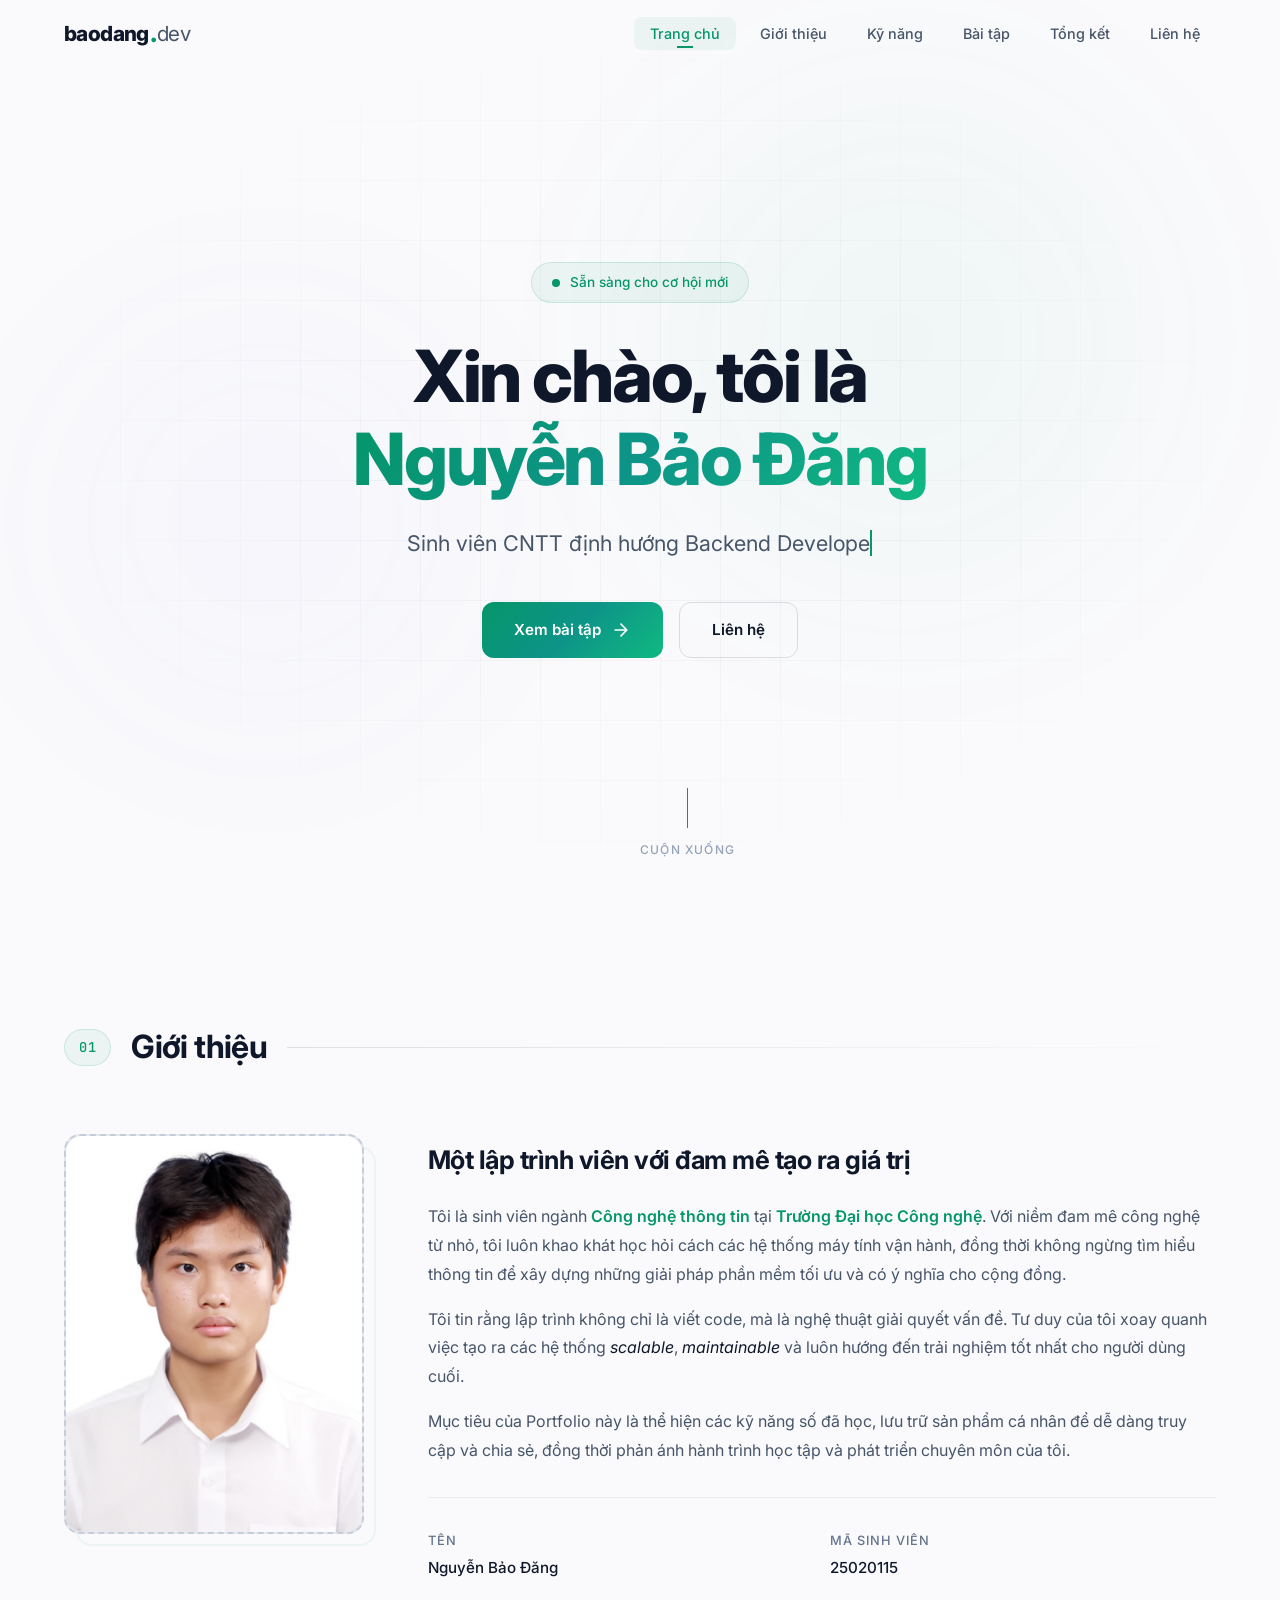
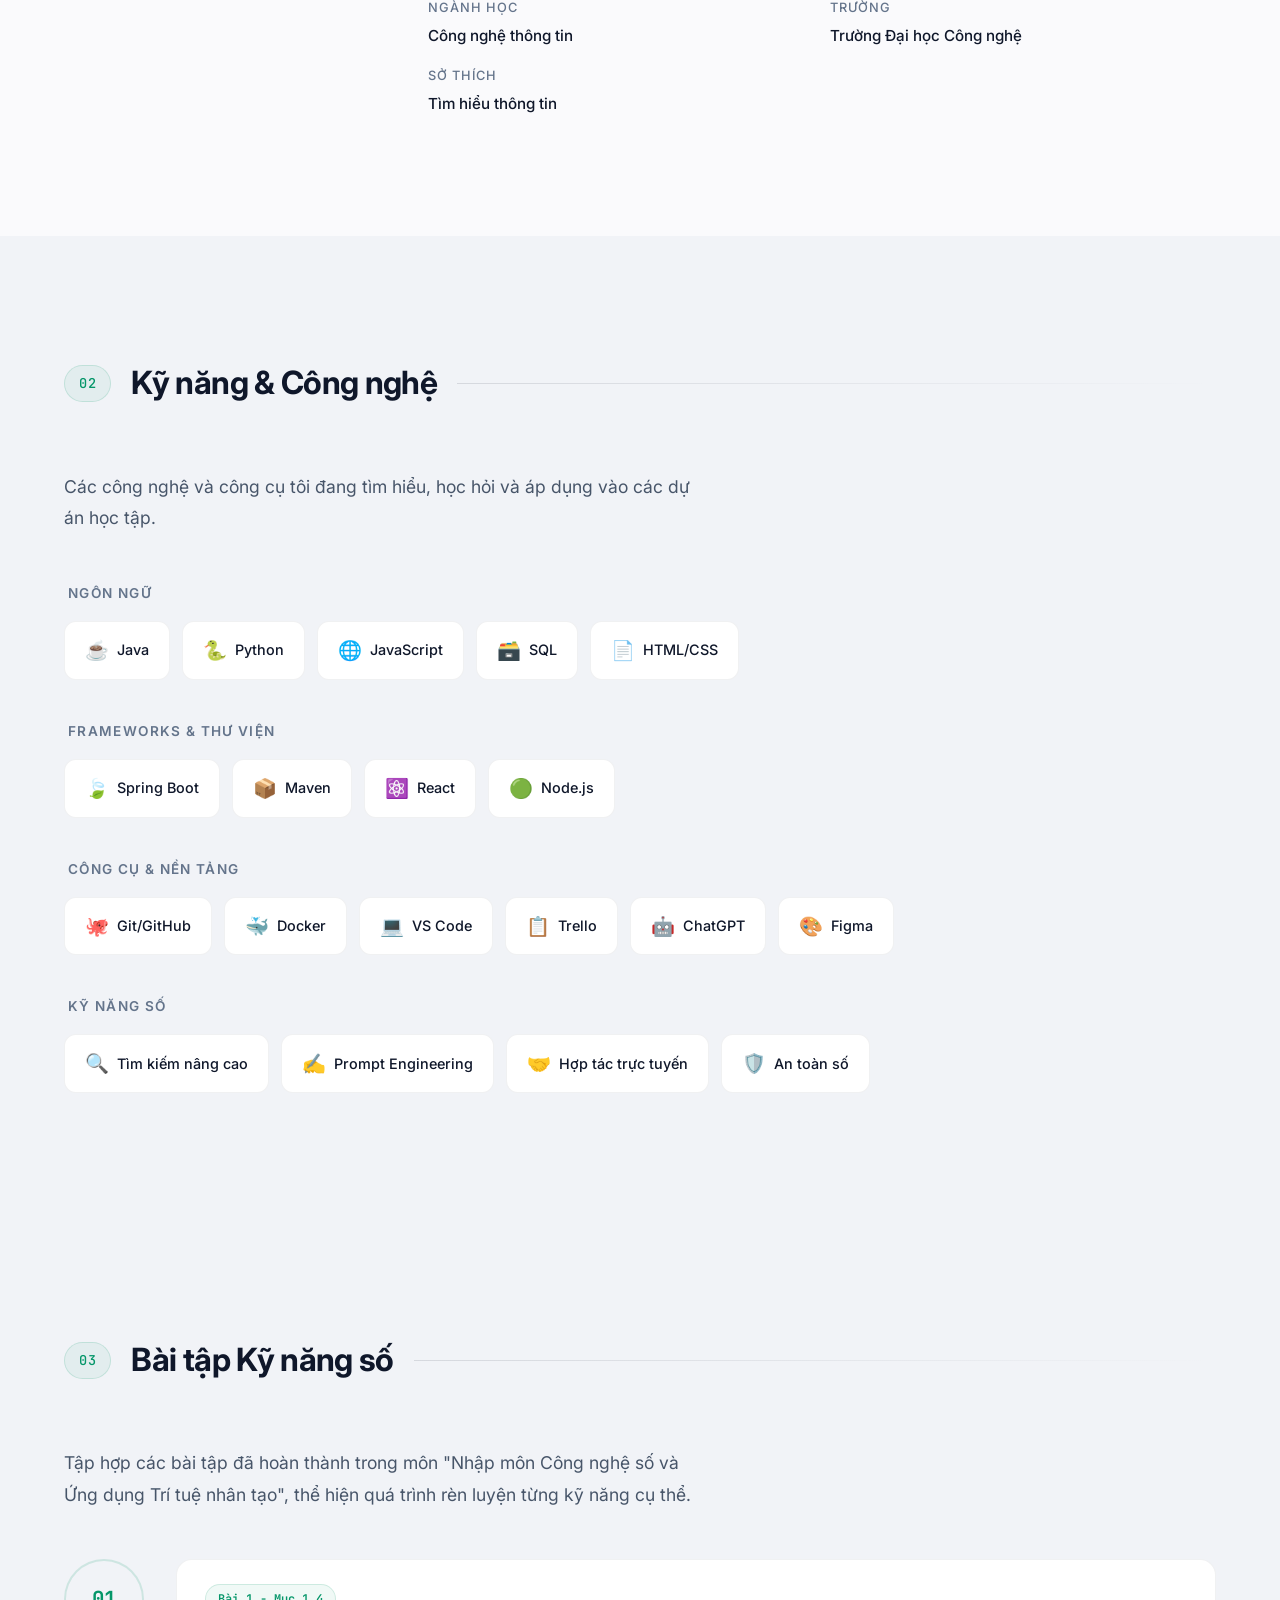
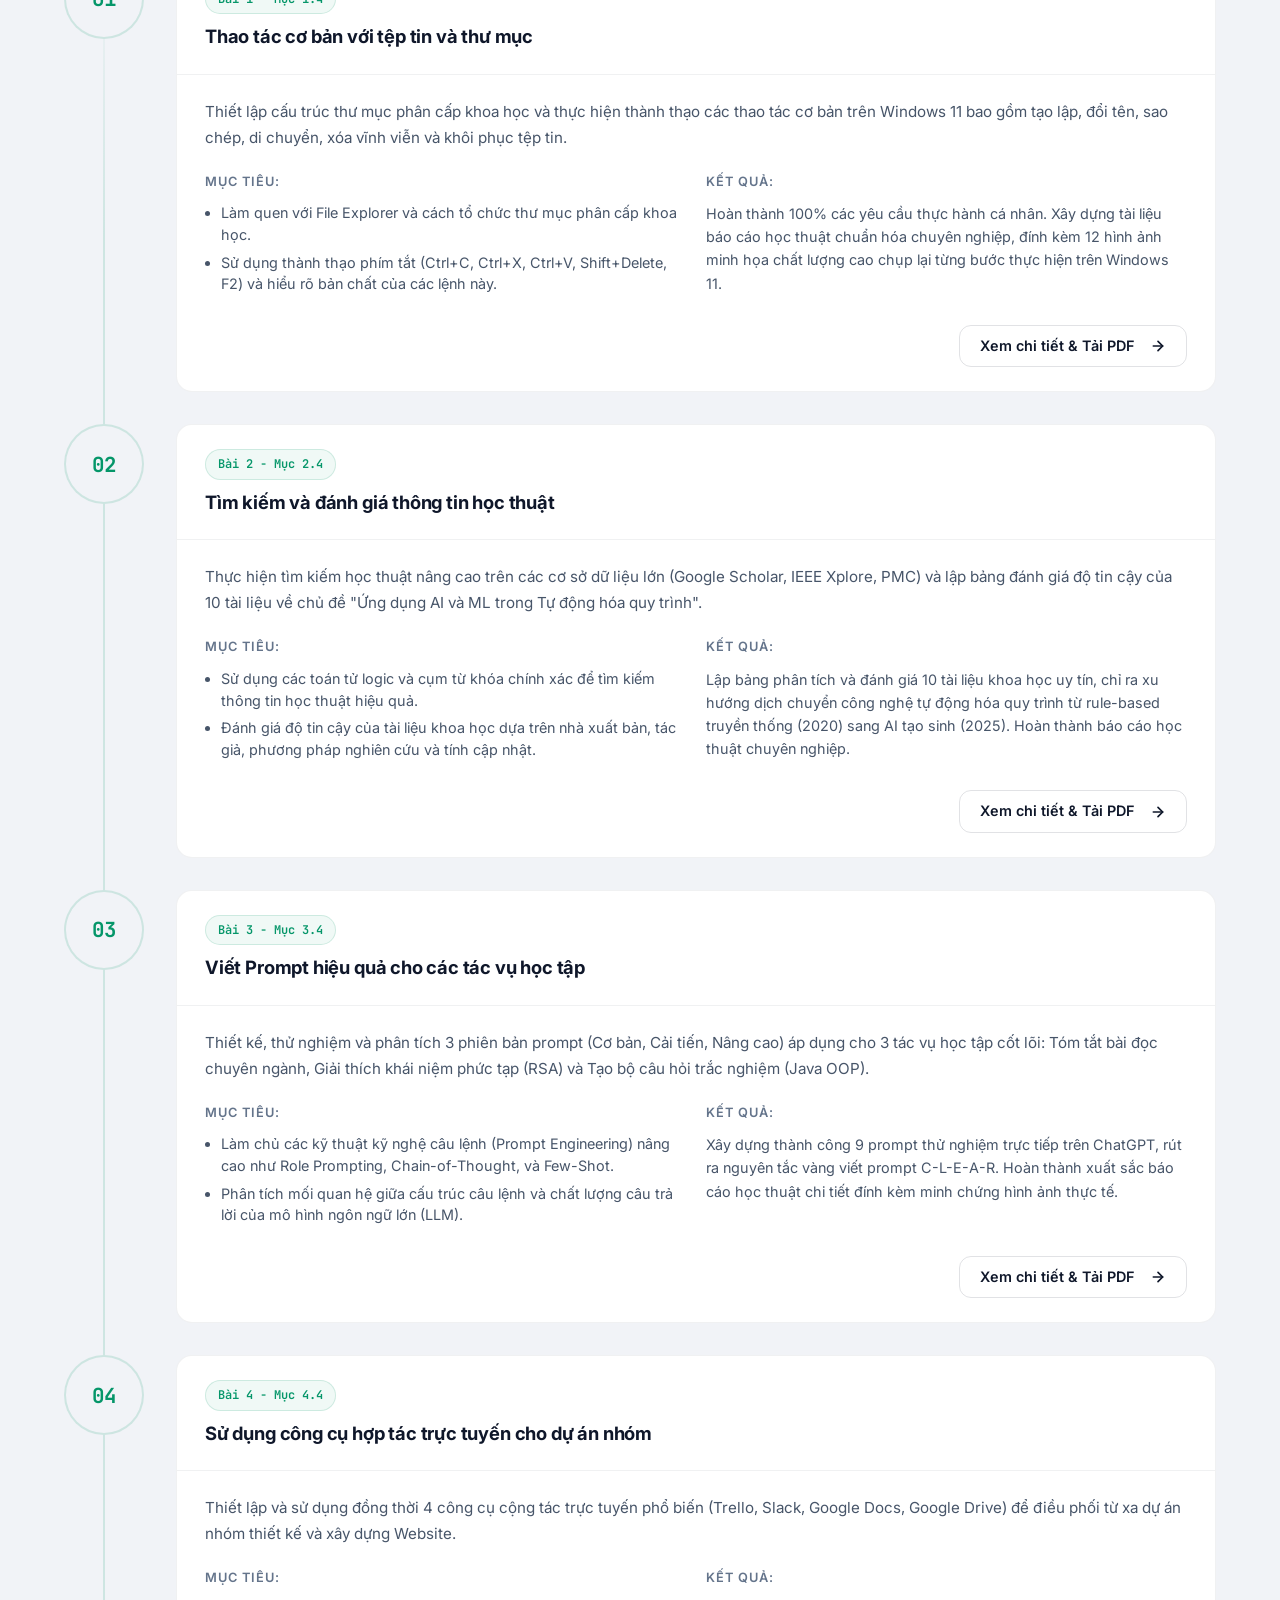
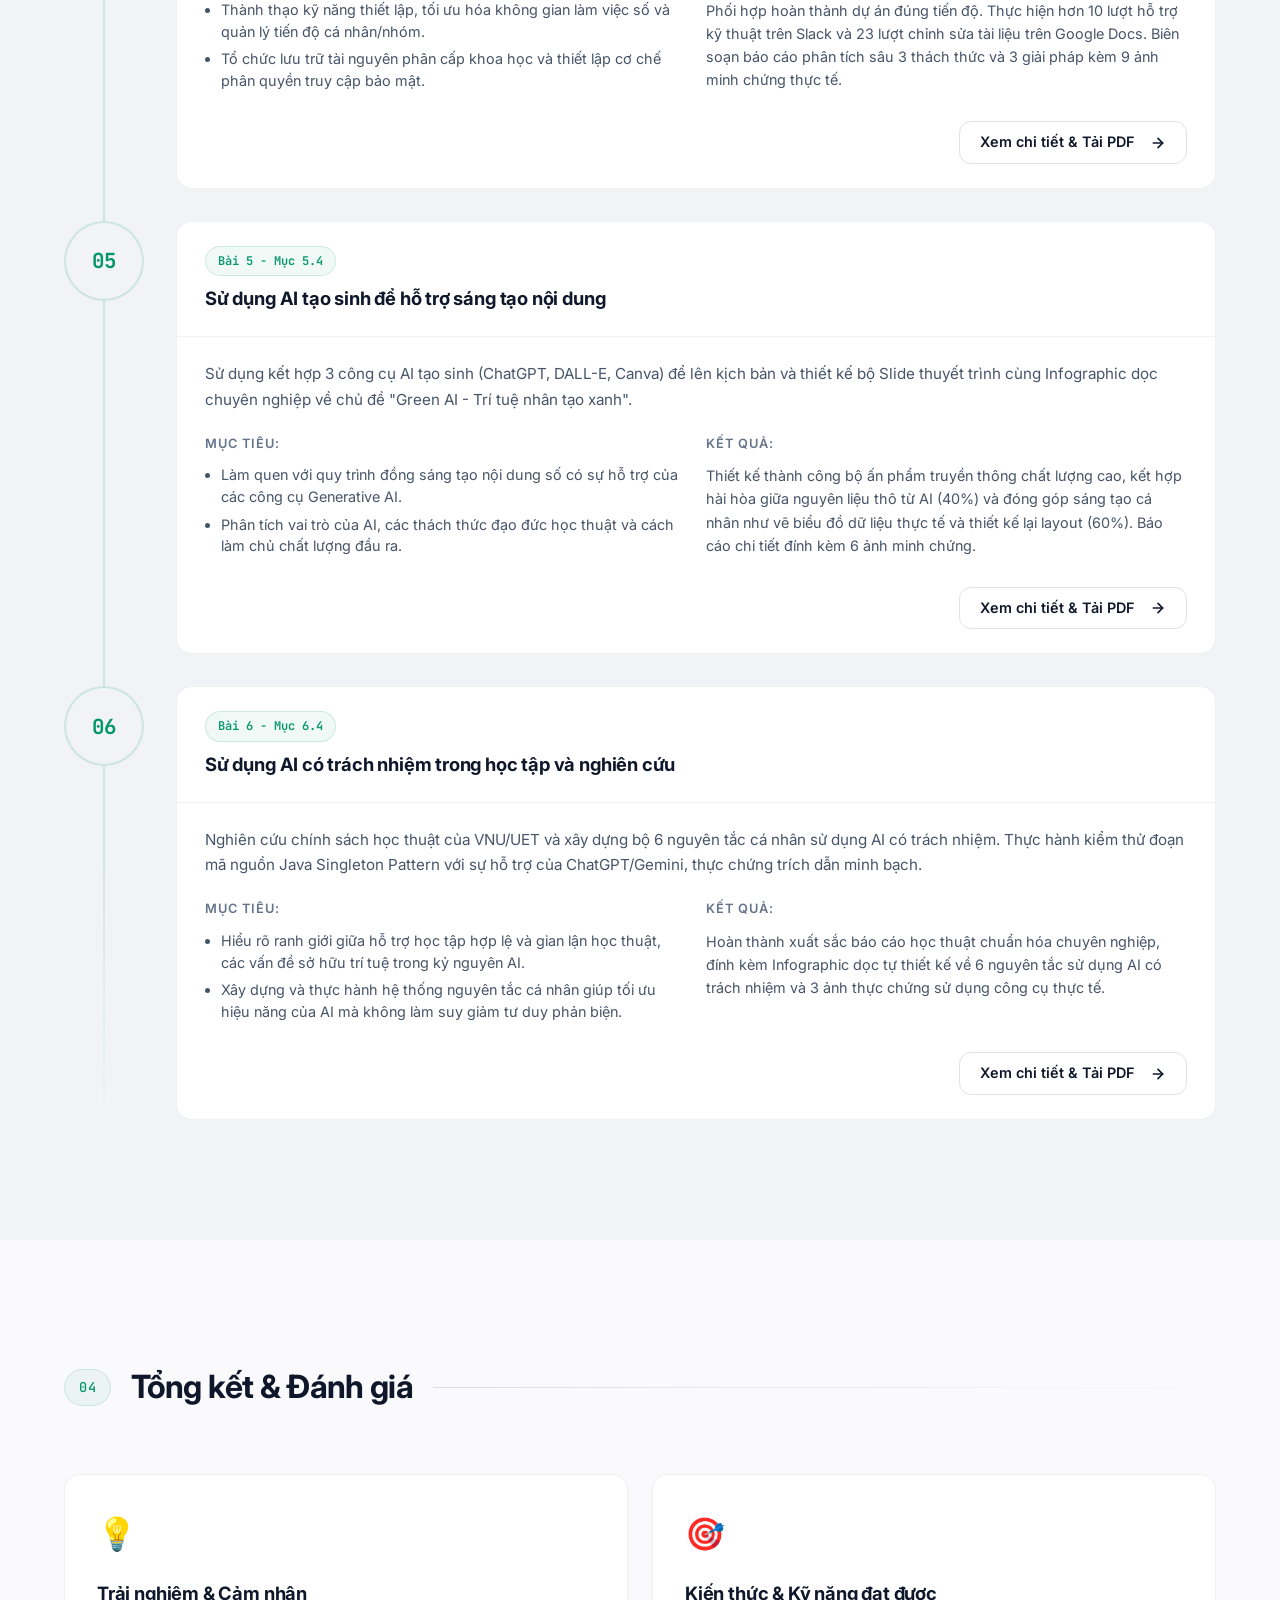
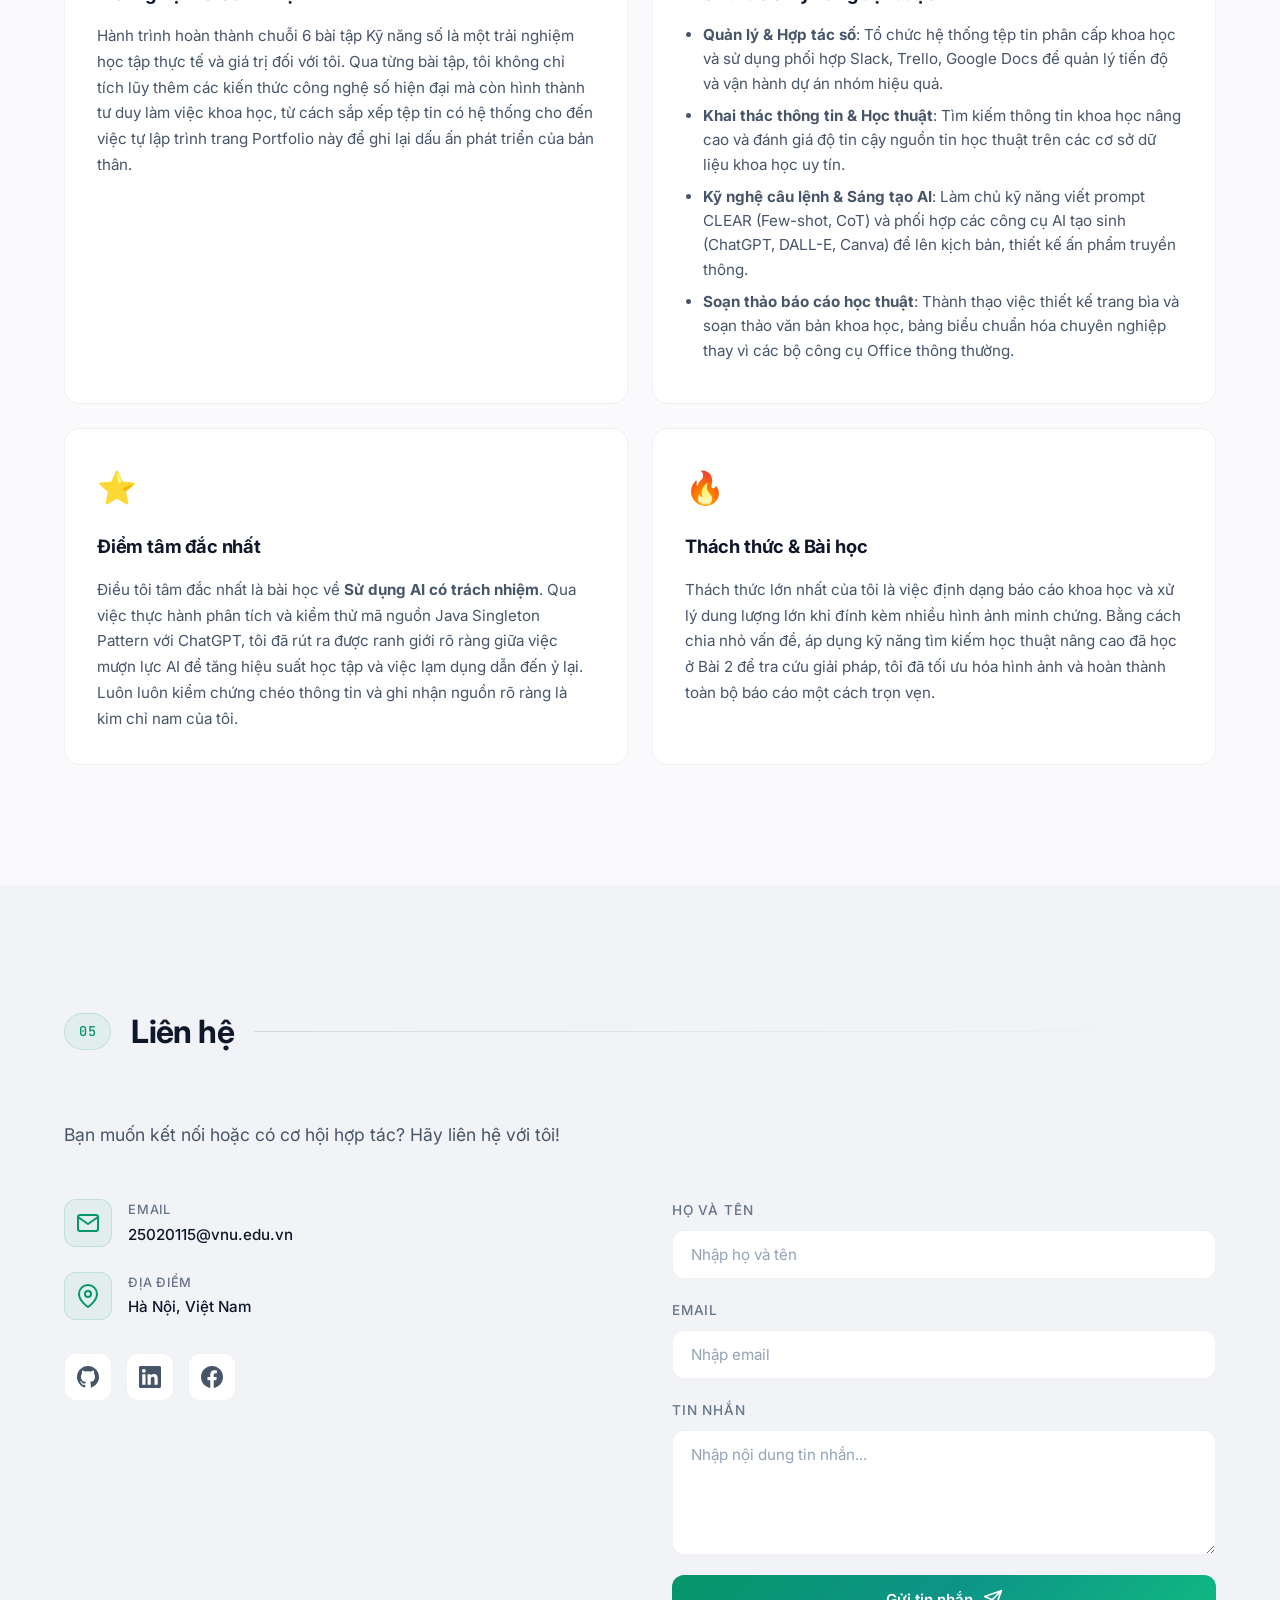
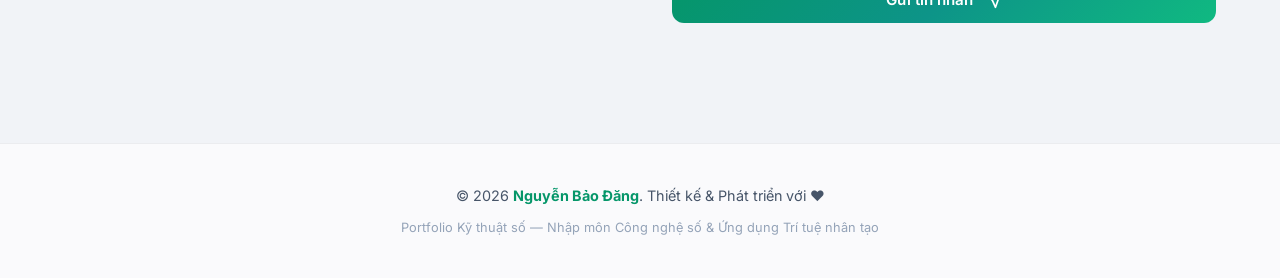
<file: index.html>
<!DOCTYPE html>
<html lang="vi">
<head>
  <meta charset="UTF-8">
  <meta name="viewport" content="width=device-width, initial-scale=1.0">
  <meta name="description" content="Portfolio cá nhân của một Kỹ sư phần mềm - Giới thiệu kỹ năng, dự án và hành trình phát triển chuyên môn.">
  <title>Portfolio | Kỹ sư Phần mềm</title>

  <!-- Google Fonts -->
  <link rel="preconnect" href="https://fonts.googleapis.com">
  <link rel="preconnect" href="https://fonts.gstatic.com" crossorigin>
  <link href="https://fonts.googleapis.com/css2?family=Inter:wght@300;400;500;600;700;800;900&family=JetBrains+Mono:wght@400;500;600&display=swap" rel="stylesheet">

  <!-- Stylesheet -->
  <link rel="stylesheet" href="style.css">
</head>
<body>

  <!-- ==================== NAVIGATION ==================== -->
  <nav id="navbar" class="navbar">
    <div class="nav-container">
      <a href="#hero" class="nav-logo">
        <span class="logo-bold">baodang</span><span class="logo-dot">.</span><span class="logo-light">dev</span>
      </a>
      <ul class="nav-links" id="navLinks">
        <li><a href="#hero" class="nav-link active">Trang chủ</a></li>
        <li><a href="#about" class="nav-link">Giới thiệu</a></li>
        <li><a href="#techstack" class="nav-link">Kỹ năng</a></li>
        <li><a href="#assignments" class="nav-link">Bài tập</a></li>
        <li><a href="#summary" class="nav-link">Tổng kết</a></li>
        <li><a href="#contact" class="nav-link">Liên hệ</a></li>
      </ul>
      <!-- Mobile menu toggle -->
      <button class="nav-toggle" id="navToggle" aria-label="Toggle navigation">
        <span class="hamburger"></span>
      </button>
    </div>
  </nav>

  <!-- ==================== HERO SECTION ==================== -->
  <section id="hero" class="hero-section">
    <div class="hero-bg-grid"></div>
    <div class="hero-glow hero-glow--1"></div>
    <div class="hero-glow hero-glow--2"></div>

    <div class="hero-content">
      <div class="hero-badge">
        <span class="badge-dot"></span>
        <!-- ✏️ THAY ĐỔI: Trạng thái hiện tại của bạn -->
        Sẵn sàng cho cơ hội mới
      </div>

      <h1 class="hero-title">
        Xin chào, tôi là<br>
        <!-- ✏️ THAY ĐỔI: Tên của bạn -->
        <span class="hero-name">Nguyễn Bảo Đăng</span>
      </h1>

      <p class="hero-subtitle">
        <!-- ✏️ THAY ĐỔI: Dòng định vị ngắn gọn -->
        <span class="typing-text">Sinh viên CNTT định hướng Backend Developer đam mê học hỏi và lập trình hệ thống</span>
      </p>

      <div class="hero-cta">
        <a href="#assignments" class="btn btn-primary" id="ctaViewProjects">
          <span>Xem bài tập</span>
          <svg width="20" height="20" viewBox="0 0 24 24" fill="none" stroke="currentColor" stroke-width="2" stroke-linecap="round" stroke-linejoin="round">
            <path d="M5 12h14M12 5l7 7-7 7"/>
          </svg>
        </a>
        <a href="#contact" class="btn btn-outline" id="ctaContact">
          <span>Liên hệ</span>
        </a>
      </div>
    </div>

    <div class="scroll-indicator">
      <div class="scroll-line"></div>
      <span>Cuộn xuống</span>
    </div>
  </section>

  <!-- ==================== ABOUT ME SECTION ==================== -->
  <section id="about" class="section about-section">
    <div class="container">
      <div class="section-header">
        <span class="section-tag">01</span>
        <h2 class="section-title">Giới thiệu</h2>
        <div class="section-line"></div>
      </div>

      <div class="about-grid">
        <div class="about-image-wrapper">
          <div class="about-image-frame">
            <!-- ✏️ THAY ĐỔI: Ảnh đại diện của bạn (thay src) -->
            <div class="about-image-placeholder" id="aboutImage">
              <img src="images/avatar.jpg" alt="Nguyễn Bảo Đăng">
            </div>
            <div class="about-image-decoration"></div>
          </div>
        </div>

        <div class="about-content">
          <h3 class="about-heading">
            <!-- ✏️ THAY ĐỔI: Tiêu đề giới thiệu -->
            Một lập trình viên với đam mê tạo ra giá trị
          </h3>

          <div class="about-text">
            <!-- ✏️ THAY ĐỔI: Giới thiệu bản thân (2-3 đoạn) -->
            <p>
              Tôi là sinh viên ngành <strong>Công nghệ thông tin</strong> tại <strong>Trường Đại học Công nghệ</strong>. 
              Với niềm đam mê công nghệ từ nhỏ, tôi luôn khao khát học hỏi cách các hệ thống máy tính vận hành, 
              đồng thời không ngừng tìm hiểu thông tin để xây dựng những giải pháp phần mềm tối ưu và có ý nghĩa cho cộng đồng.
            </p>
            <p>
              Tôi tin rằng lập trình không chỉ là viết code, mà là nghệ thuật giải quyết vấn đề. Tư duy của tôi 
              xoay quanh việc tạo ra các hệ thống <em>scalable</em>, <em>maintainable</em> và luôn hướng đến trải 
              nghiệm tốt nhất cho người dùng cuối.
            </p>
            <p>
              Mục tiêu của Portfolio này là thể hiện các kỹ năng số đã học, lưu trữ sản phẩm cá nhân để dễ dàng 
              truy cập và chia sẻ, đồng thời phản ánh hành trình học tập và phát triển chuyên môn của tôi.
            </p>
          </div>

          <div class="about-info-grid">
            <div class="info-item">
              <span class="info-label">Tên</span>
              <!-- ✏️ THAY ĐỔI -->
              <span class="info-value">Nguyễn Bảo Đăng</span>
            </div>
            <div class="info-item">
              <span class="info-label">Mã sinh viên</span>
              <span class="info-value">25020115</span>
            </div>
            <div class="info-item">
              <span class="info-label">Ngành học</span>
              <!-- ✏️ THAY ĐỔI -->
              <span class="info-value">Công nghệ thông tin</span>
            </div>
            <div class="info-item">
              <span class="info-label">Trường</span>
              <!-- ✏️ THAY ĐỔI -->
              <span class="info-value">Trường Đại học Công nghệ</span>
            </div>
            <div class="info-item">
              <span class="info-label">Sở thích</span>
              <!-- ✏️ THAY ĐỔI -->
              <span class="info-value">Tìm hiểu thông tin</span>
            </div>
          </div>
        </div>
      </div>
    </div>
  </section>

  <!-- ==================== TECH STACK SECTION ==================== -->
  <section id="techstack" class="section techstack-section">
    <div class="container">
      <div class="section-header">
        <span class="section-tag">02</span>
        <h2 class="section-title">Kỹ năng & Công nghệ</h2>
        <div class="section-line"></div>
      </div>

      <p class="section-description">
        <!-- ✏️ THAY ĐỔI: Mô tả về tech stack -->
        Các công nghệ và công cụ tôi đang tìm hiểu, học hỏi và áp dụng vào các dự án học tập.
      </p>

      <div class="tech-grid">
        <!-- ✏️ THAY ĐỔI: Thêm/xóa/sửa các tech tag bên dưới -->

        <!-- Ngôn ngữ lập trình -->
        <div class="tech-category">
          <h3 class="tech-category-title">Ngôn ngữ</h3>
          <div class="tech-tags">
            <div class="tech-tag" data-tooltip="Ngôn ngữ chính">
              <span class="tech-icon">☕</span>
              <span>Java</span>
            </div>
            <div class="tech-tag" data-tooltip="Scripting & AI">
              <span class="tech-icon">🐍</span>
              <span>Python</span>
            </div>
            <div class="tech-tag" data-tooltip="Web Frontend">
              <span class="tech-icon">🌐</span>
              <span>JavaScript</span>
            </div>
            <div class="tech-tag" data-tooltip="Database">
              <span class="tech-icon">🗃️</span>
              <span>SQL</span>
            </div>
            <div class="tech-tag" data-tooltip="Markup">
              <span class="tech-icon">📄</span>
              <span>HTML/CSS</span>
            </div>
          </div>
        </div>

        <!-- Frameworks -->
        <div class="tech-category">
          <h3 class="tech-category-title">Frameworks & Thư viện</h3>
          <div class="tech-tags">
            <div class="tech-tag">
              <span class="tech-icon">🍃</span>
              <span>Spring Boot</span>
            </div>
            <div class="tech-tag">
              <span class="tech-icon">📦</span>
              <span>Maven</span>
            </div>
            <div class="tech-tag">
              <span class="tech-icon">⚛️</span>
              <span>React</span>
            </div>
            <div class="tech-tag">
              <span class="tech-icon">🟢</span>
              <span>Node.js</span>
            </div>
          </div>
        </div>

        <!-- Tools -->
        <div class="tech-category">
          <h3 class="tech-category-title">Công cụ & Nền tảng</h3>
          <div class="tech-tags">
            <div class="tech-tag">
              <span class="tech-icon">🐙</span>
              <span>Git/GitHub</span>
            </div>
            <div class="tech-tag">
              <span class="tech-icon">🐳</span>
              <span>Docker</span>
            </div>
            <div class="tech-tag">
              <span class="tech-icon">💻</span>
              <span>VS Code</span>
            </div>
            <div class="tech-tag">
              <span class="tech-icon">📋</span>
              <span>Trello</span>
            </div>
            <div class="tech-tag">
              <span class="tech-icon">🤖</span>
              <span>ChatGPT</span>
            </div>
            <div class="tech-tag">
              <span class="tech-icon">🎨</span>
              <span>Figma</span>
            </div>
          </div>
        </div>

        <!-- Kỹ năng số -->
        <div class="tech-category">
          <h3 class="tech-category-title">Kỹ năng số</h3>
          <div class="tech-tags">
            <div class="tech-tag">
              <span class="tech-icon">🔍</span>
              <span>Tìm kiếm nâng cao</span>
            </div>
            <div class="tech-tag">
              <span class="tech-icon">✍️</span>
              <span>Prompt Engineering</span>
            </div>
            <div class="tech-tag">
              <span class="tech-icon">🤝</span>
              <span>Hợp tác trực tuyến</span>
            </div>
            <div class="tech-tag">
              <span class="tech-icon">🛡️</span>
              <span>An toàn số</span>
            </div>
          </div>
        </div>
      </div>
    </div>
  </section>

  <!-- ==================== ASSIGNMENTS SECTION (Bài tập môn học) ==================== -->
  <section id="assignments" class="section assignments-section">
    <div class="container">
      <div class="section-header">
        <span class="section-tag">03</span>
        <h2 class="section-title">Bài tập Kỹ năng số</h2>
        <div class="section-line"></div>
      </div>

      <p class="section-description">
        Tập hợp các bài tập đã hoàn thành trong môn "Nhập môn Công nghệ số và Ứng dụng Trí tuệ nhân tạo", 
        thể hiện quá trình rèn luyện từng kỹ năng cụ thể.
      </p>

      <div class="assignments-timeline">

        <!-- ✏️ BÀI TẬP 1: Quản lý tệp và thư mục -->
        <div class="assignment-card" id="assignment1">
          <div class="assignment-number">01</div>
          <div class="assignment-content">
            <div class="assignment-header">
              <span class="assignment-badge">Bài 1 - Mục 1.4</span>
              <h3 class="assignment-title">Thao tác cơ bản với tệp tin và thư mục</h3>
            </div>
            <div class="assignment-body">
              <p class="assignment-desc">
                Thiết lập cấu trúc thư mục phân cấp khoa học và thực hiện thành thạo các thao tác cơ bản trên Windows 11 bao gồm tạo lập, đổi tên, sao chép, di chuyển, xóa vĩnh viễn và khôi phục tệp tin.
              </p>
              <div class="assignment-details">
                <div class="assignment-objectives">
                  <h4>Mục tiêu:</h4>
                  <ul>
                    <li>Làm quen với File Explorer và cách tổ chức thư mục phân cấp khoa học.</li>
                    <li>Sử dụng thành thạo phím tắt (Ctrl+C, Ctrl+X, Ctrl+V, Shift+Delete, F2) và hiểu rõ bản chất của các lệnh này.</li>
                  </ul>
                </div>
                <div class="assignment-result">
                  <h4>Kết quả:</h4>
                  <p>Hoàn thành 100% các yêu cầu thực hành cá nhân. Xây dựng tài liệu báo cáo học thuật chuẩn hóa chuyên nghiệp, đính kèm 12 hình ảnh minh họa chất lượng cao chụp lại từng bước thực hiện trên Windows 11.</p>
                </div>
              </div>
              <div class="assignment-actions" style="margin-top: 24px; display: flex; justify-content: flex-end;">
                <a href="baitap1/index.html" class="btn btn-outline" style="padding: 8px 20px; font-size: 0.9rem;">
                  <span>Xem chi tiết & Tải PDF</span>
                  <svg width="16" height="16" viewBox="0 0 24 24" fill="none" stroke="currentColor" stroke-width="2.5" stroke-linecap="round" stroke-linejoin="round" style="margin-left: 6px; display: inline-block; vertical-align: middle;">
                    <line x1="5" y1="12" x2="19" y2="12"></line>
                    <polyline points="12 5 19 12 12 19"></polyline>
                  </svg>
                </a>
              </div>
            </div>
          </div>
        </div>

        <!-- ✏️ BÀI TẬP 2: Tìm kiếm và đánh giá thông tin -->
        <div class="assignment-card" id="assignment2">
          <div class="assignment-number">02</div>
          <div class="assignment-content">
            <div class="assignment-header">
              <span class="assignment-badge">Bài 2 - Mục 2.4</span>
              <h3 class="assignment-title">Tìm kiếm và đánh giá thông tin học thuật</h3>
            </div>
            <div class="assignment-body">
              <p class="assignment-desc">
                Thực hiện tìm kiếm học thuật nâng cao trên các cơ sở dữ liệu lớn (Google Scholar, IEEE Xplore, PMC) và lập bảng đánh giá độ tin cậy của 10 tài liệu về chủ đề "Ứng dụng AI và ML trong Tự động hóa quy trình".
              </p>
              <div class="assignment-details">
                <div class="assignment-objectives">
                  <h4>Mục tiêu:</h4>
                  <ul>
                    <li>Sử dụng các toán tử logic và cụm từ khóa chính xác để tìm kiếm thông tin học thuật hiệu quả.</li>
                    <li>Đánh giá độ tin cậy của tài liệu khoa học dựa trên nhà xuất bản, tác giả, phương pháp nghiên cứu và tính cập nhật.</li>
                  </ul>
                </div>
                <div class="assignment-result">
                  <h4>Kết quả:</h4>
                  <p>Lập bảng phân tích và đánh giá 10 tài liệu khoa học uy tín, chỉ ra xu hướng dịch chuyển công nghệ tự động hóa quy trình từ rule-based truyền thống (2020) sang AI tạo sinh (2025). Hoàn thành báo cáo học thuật chuyên nghiệp.</p>
                </div>
              </div>
              <div class="assignment-actions" style="margin-top: 24px; display: flex; justify-content: flex-end;">
                <a href="baitap2/index.html" class="btn btn-outline" style="padding: 8px 20px; font-size: 0.9rem;">
                  <span>Xem chi tiết & Tải PDF</span>
                  <svg width="16" height="16" viewBox="0 0 24 24" fill="none" stroke="currentColor" stroke-width="2.5" stroke-linecap="round" stroke-linejoin="round" style="margin-left: 6px; display: inline-block; vertical-align: middle;">
                    <line x1="5" y1="12" x2="19" y2="12"></line>
                    <polyline points="12 5 19 12 12 19"></polyline>
                  </svg>
                </a>
              </div>
            </div>
          </div>
        </div>

        <!-- ✏️ BÀI TẬP 3: Viết Prompt hiệu quả -->
        <div class="assignment-card" id="assignment3">
          <div class="assignment-number">03</div>
          <div class="assignment-content">
            <div class="assignment-header">
              <span class="assignment-badge">Bài 3 - Mục 3.4</span>
              <h3 class="assignment-title">Viết Prompt hiệu quả cho các tác vụ học tập</h3>
            </div>
            <div class="assignment-body">
              <p class="assignment-desc">
                Thiết kế, thử nghiệm và phân tích 3 phiên bản prompt (Cơ bản, Cải tiến, Nâng cao) áp dụng cho 3 tác vụ học tập cốt lõi: Tóm tắt bài đọc chuyên ngành, Giải thích khái niệm phức tạp (RSA) và Tạo bộ câu hỏi trắc nghiệm (Java OOP).
              </p>
              <div class="assignment-details">
                <div class="assignment-objectives">
                  <h4>Mục tiêu:</h4>
                  <ul>
                    <li>Làm chủ các kỹ thuật kỹ nghệ câu lệnh (Prompt Engineering) nâng cao như Role Prompting, Chain-of-Thought, và Few-Shot.</li>
                    <li>Phân tích mối quan hệ giữa cấu trúc câu lệnh và chất lượng câu trả lời của mô hình ngôn ngữ lớn (LLM).</li>
                  </ul>
                </div>
                <div class="assignment-result">
                  <h4>Kết quả:</h4>
                  <p>Xây dựng thành công 9 prompt thử nghiệm trực tiếp trên ChatGPT, rút ra nguyên tắc vàng viết prompt C-L-E-A-R. Hoàn thành xuất sắc báo cáo học thuật chi tiết đính kèm minh chứng hình ảnh thực tế.</p>
                </div>
              </div>
              <div class="assignment-actions" style="margin-top: 24px; display: flex; justify-content: flex-end;">
                <a href="baitap3/index.html" class="btn btn-outline" style="padding: 8px 20px; font-size: 0.9rem;">
                  <span>Xem chi tiết & Tải PDF</span>
                  <svg width="16" height="16" viewBox="0 0 24 24" fill="none" stroke="currentColor" stroke-width="2.5" stroke-linecap="round" stroke-linejoin="round" style="margin-left: 6px; display: inline-block; vertical-align: middle;">
                    <line x1="5" y1="12" x2="19" y2="12"></line>
                    <polyline points="12 5 19 12 12 19"></polyline>
                  </svg>
                </a>
              </div>
            </div>
          </div>
        </div>

        <!-- ✏️ BÀI TẬP 4: Hợp tác trực tuyến -->
        <div class="assignment-card" id="assignment4">
          <div class="assignment-number">04</div>
          <div class="assignment-content">
            <div class="assignment-header">
              <span class="assignment-badge">Bài 4 - Mục 4.4</span>
              <h3 class="assignment-title">Sử dụng công cụ hợp tác trực tuyến cho dự án nhóm</h3>
            </div>
            <div class="assignment-body">
              <p class="assignment-desc">
                Thiết lập và sử dụng đồng thời 4 công cụ cộng tác trực tuyến phổ biến (Trello, Slack, Google Docs, Google Drive) để điều phối từ xa dự án nhóm thiết kế và xây dựng Website.
              </p>
              <div class="assignment-details">
                <div class="assignment-objectives">
                  <h4>Mục tiêu:</h4>
                  <ul>
                    <li>Thành thạo kỹ năng thiết lập, tối ưu hóa không gian làm việc số và quản lý tiến độ cá nhân/nhóm.</li>
                    <li>Tổ chức lưu trữ tài nguyên phân cấp khoa học và thiết lập cơ chế phân quyền truy cập bảo mật.</li>
                  </ul>
                </div>
                <div class="assignment-result">
                  <h4>Kết quả:</h4>
                  <p>Phối hợp hoàn thành dự án đúng tiến độ. Thực hiện hơn 10 lượt hỗ trợ kỹ thuật trên Slack và 23 lượt chỉnh sửa tài liệu trên Google Docs. Biên soạn báo cáo phân tích sâu 3 thách thức và 3 giải pháp kèm 9 ảnh minh chứng thực tế.</p>
                </div>
              </div>
              <div class="assignment-actions" style="margin-top: 24px; display: flex; justify-content: flex-end;">
                <a href="baitap4/index.html" class="btn btn-outline" style="padding: 8px 20px; font-size: 0.9rem;">
                  <span>Xem chi tiết & Tải PDF</span>
                  <svg width="16" height="16" viewBox="0 0 24 24" fill="none" stroke="currentColor" stroke-width="2.5" stroke-linecap="round" stroke-linejoin="round" style="margin-left: 6px; display: inline-block; vertical-align: middle;">
                    <line x1="5" y1="12" x2="19" y2="12"></line>
                    <polyline points="12 5 19 12 12 19"></polyline>
                  </svg>
                </a>
              </div>
            </div>
          </div>
        </div>

        <!-- ✏️ BÀI TẬP 5: Sáng tạo nội dung với AI -->
        <div class="assignment-card" id="assignment5">
          <div class="assignment-number">05</div>
          <div class="assignment-content">
            <div class="assignment-header">
              <span class="assignment-badge">Bài 5 - Mục 5.4</span>
              <h3 class="assignment-title">Sử dụng AI tạo sinh để hỗ trợ sáng tạo nội dung</h3>
            </div>
            <div class="assignment-body">
              <p class="assignment-desc">
                Sử dụng kết hợp 3 công cụ AI tạo sinh (ChatGPT, DALL-E, Canva) để lên kịch bản và thiết kế bộ Slide thuyết trình cùng Infographic dọc chuyên nghiệp về chủ đề "Green AI - Trí tuệ nhân tạo xanh".
              </p>
              <div class="assignment-details">
                <div class="assignment-objectives">
                  <h4>Mục tiêu:</h4>
                  <ul>
                    <li>Làm quen với quy trình đồng sáng tạo nội dung số có sự hỗ trợ của các công cụ Generative AI.</li>
                    <li>Phân tích vai trò của AI, các thách thức đạo đức học thuật và cách làm chủ chất lượng đầu ra.</li>
                  </ul>
                </div>
                <div class="assignment-result">
                  <h4>Kết quả:</h4>
                  <p>Thiết kế thành công bộ ấn phẩm truyền thông chất lượng cao, kết hợp hài hòa giữa nguyên liệu thô từ AI (40%) và đóng góp sáng tạo cá nhân như vẽ biểu đồ dữ liệu thực tế và thiết kế lại layout (60%). Báo cáo chi tiết đính kèm 6 ảnh minh chứng.</p>
                </div>
              </div>
              <div class="assignment-actions" style="margin-top: 24px; display: flex; justify-content: flex-end;">
                <a href="baitap5/index.html" class="btn btn-outline" style="padding: 8px 20px; font-size: 0.9rem;">
                  <span>Xem chi tiết & Tải PDF</span>
                  <svg width="16" height="16" viewBox="0 0 24 24" fill="none" stroke="currentColor" stroke-width="2.5" stroke-linecap="round" stroke-linejoin="round" style="margin-left: 6px; display: inline-block; vertical-align: middle;">
                    <line x1="5" y1="12" x2="19" y2="12"></line>
                    <polyline points="12 5 19 12 12 19"></polyline>
                  </svg>
                </a>
              </div>
            </div>
          </div>
        </div>

        <!-- ✏️ BÀI TẬP 6: AI có trách nhiệm -->
        <div class="assignment-card" id="assignment6">
          <div class="assignment-number">06</div>
          <div class="assignment-content">
            <div class="assignment-header">
              <span class="assignment-badge">Bài 6 - Mục 6.4</span>
              <h3 class="assignment-title">Sử dụng AI có trách nhiệm trong học tập và nghiên cứu</h3>
            </div>
            <div class="assignment-body">
              <p class="assignment-desc">
                Nghiên cứu chính sách học thuật của VNU/UET và xây dựng bộ 6 nguyên tắc cá nhân sử dụng AI có trách nhiệm. Thực hành kiểm thử đoạn mã nguồn Java Singleton Pattern với sự hỗ trợ của ChatGPT/Gemini, thực chứng trích dẫn minh bạch.
              </p>
              <div class="assignment-details">
                <div class="assignment-objectives">
                  <h4>Mục tiêu:</h4>
                  <ul>
                    <li>Hiểu rõ ranh giới giữa hỗ trợ học tập hợp lệ và gian lận học thuật, các vấn đề sở hữu trí tuệ trong kỷ nguyên AI.</li>
                    <li>Xây dựng và thực hành hệ thống nguyên tắc cá nhân giúp tối ưu hiệu năng của AI mà không làm suy giảm tư duy phản biện.</li>
                  </ul>
                </div>
                <div class="assignment-result">
                  <h4>Kết quả:</h4>
                  <p>Hoàn thành xuất sắc báo cáo học thuật chuẩn hóa chuyên nghiệp, đính kèm Infographic dọc tự thiết kế về 6 nguyên tắc sử dụng AI có trách nhiệm và 3 ảnh thực chứng sử dụng công cụ thực tế.</p>
                </div>
              </div>
              <div class="assignment-actions" style="margin-top: 24px; display: flex; justify-content: flex-end;">
                <a href="baitap6/index.html" class="btn btn-outline" style="padding: 8px 20px; font-size: 0.9rem;">
                  <span>Xem chi tiết & Tải PDF</span>
                  <svg width="16" height="16" viewBox="0 0 24 24" fill="none" stroke="currentColor" stroke-width="2.5" stroke-linecap="round" stroke-linejoin="round" style="margin-left: 6px; display: inline-block; vertical-align: middle;">
                    <line x1="5" y1="12" x2="19" y2="12"></line>
                    <polyline points="12 5 19 12 12 19"></polyline>
                  </svg>
                </a>
              </div>
            </div>
          </div>
        </div>
      </div>
    </div>
  </section>

  <!-- ==================== SUMMARY SECTION (Tổng kết) ==================== -->
  <section id="summary" class="section summary-section">
    <div class="container">
      <div class="section-header">
        <span class="section-tag">04</span>
        <h2 class="section-title">Tổng kết & Đánh giá</h2>
        <div class="section-line"></div>
      </div>

      <div class="summary-grid">
        <div class="summary-card summary-card--experience">
          <div class="summary-icon">💡</div>
          <h3>Trải nghiệm & Cảm nhận</h3>
          <!-- ✏️ THAY ĐỔI: Chia sẻ trải nghiệm -->
          <p>
            Hành trình hoàn thành chuỗi 6 bài tập Kỹ năng số là một trải nghiệm học tập thực tế và giá trị đối với tôi. Qua từng bài tập, tôi không chỉ tích lũy thêm các kiến thức công nghệ số hiện đại mà còn hình thành tư duy làm việc khoa học, từ cách sắp xếp tệp tin có hệ thống cho đến việc tự lập trình trang Portfolio này để ghi lại dấu ấn phát triển của bản thân.
          </p>
        </div>

        <div class="summary-card summary-card--skills">
          <div class="summary-icon">🎯</div>
          <h3>Kiến thức & Kỹ năng đạt được</h3>
          <!-- ✏️ THAY ĐỔI: Liệt kê kiến thức -->
          <ul>
            <li><strong>Quản lý & Hợp tác số</strong>: Tổ chức hệ thống tệp tin phân cấp khoa học và sử dụng phối hợp Slack, Trello, Google Docs để quản lý tiến độ và vận hành dự án nhóm hiệu quả.</li>
            <li><strong>Khai thác thông tin & Học thuật</strong>: Tìm kiếm thông tin khoa học nâng cao và đánh giá độ tin cậy nguồn tin học thuật trên các cơ sở dữ liệu khoa học uy tín.</li>
            <li><strong>Kỹ nghệ câu lệnh & Sáng tạo AI</strong>: Làm chủ kỹ năng viết prompt CLEAR (Few-shot, CoT) và phối hợp các công cụ AI tạo sinh (ChatGPT, DALL-E, Canva) để lên kịch bản, thiết kế ấn phẩm truyền thông.</li>
            <li><strong>Soạn thảo báo cáo học thuật</strong>: Thành thạo việc thiết kế trang bìa và soạn thảo văn bản khoa học, bảng biểu chuẩn hóa chuyên nghiệp thay vì các bộ công cụ Office thông thường.</li>
          </ul>
        </div>

        <div class="summary-card summary-card--highlights">
          <div class="summary-icon">⭐</div>
          <h3>Điểm tâm đắc nhất</h3>
          <!-- ✏️ THAY ĐỔI -->
          <p>
            Điều tôi tâm đắc nhất là bài học về <strong>Sử dụng AI có trách nhiệm</strong>. Qua việc thực hành phân tích và kiểm thử mã nguồn Java Singleton Pattern với ChatGPT, tôi đã rút ra được ranh giới rõ ràng giữa việc mượn lực AI để tăng hiệu suất học tập và việc lạm dụng dẫn đến ỷ lại. Luôn luôn kiểm chứng chéo thông tin và ghi nhận nguồn rõ ràng là kim chỉ nam của tôi.
          </p>
        </div>

        <div class="summary-card summary-card--challenges">
          <div class="summary-icon">🔥</div>
          <h3>Thách thức & Bài học</h3>
          <!-- ✏️ THAY ĐỔI -->
          <p>
            Thách thức lớn nhất của tôi là việc định dạng báo cáo khoa học và xử lý dung lượng lớn khi đính kèm nhiều hình ảnh minh chứng. Bằng cách chia nhỏ vấn đề, áp dụng kỹ năng tìm kiếm học thuật nâng cao đã học ở Bài 2 để tra cứu giải pháp, tôi đã tối ưu hóa hình ảnh và hoàn thành toàn bộ báo cáo một cách trọn vẹn.
          </p>
        </div>
      </div>
    </div>
  </section>

  <!-- ==================== CONTACT SECTION ==================== -->
  <section id="contact" class="section contact-section">
    <div class="container">
      <div class="section-header">
        <span class="section-tag">05</span>
        <h2 class="section-title">Liên hệ</h2>
        <div class="section-line"></div>
      </div>

      <p class="section-description">
        Bạn muốn kết nối hoặc có cơ hội hợp tác? Hãy liên hệ với tôi!
      </p>

      <div class="contact-grid">
        <div class="contact-info">
          <div class="contact-item">
            <div class="contact-icon">
              <svg width="24" height="24" viewBox="0 0 24 24" fill="none" stroke="currentColor" stroke-width="2" stroke-linecap="round" stroke-linejoin="round">
                <path d="M4 4h16c1.1 0 2 .9 2 2v12c0 1.1-.9 2-2 2H4c-1.1 0-2-.9-2-2V6c0-1.1.9-2 2-2z"></path>
                <polyline points="22,6 12,13 2,6"></polyline>
              </svg>
            </div>
            <div>
              <span class="contact-label">Email</span>
              <!-- ✏️ THAY ĐỔI -->
              <a href="mailto:25020115@vnu.edu.vn" class="contact-value">25020115@vnu.edu.vn</a>
            </div>
          </div>

          <div class="contact-item">
            <div class="contact-icon">
              <svg width="24" height="24" viewBox="0 0 24 24" fill="none" stroke="currentColor" stroke-width="2" stroke-linecap="round" stroke-linejoin="round">
                <path d="M21 10c0 7-9 13-9 13s-9-6-9-13a9 9 0 0 1 18 0z"></path>
                <circle cx="12" cy="10" r="3"></circle>
              </svg>
            </div>
            <div>
              <span class="contact-label">Địa điểm</span>
              <!-- ✏️ THAY ĐỔI -->
              <span class="contact-value">Hà Nội, Việt Nam</span>
            </div>
          </div>

          <!-- Social Links -->
          <div class="social-links">
            <!-- ✏️ THAY ĐỔI: Link GitHub -->
            <a href="https://github.com" class="social-link" id="socialGithub" target="_blank" rel="noopener noreferrer" aria-label="GitHub">
              <svg width="22" height="22" viewBox="0 0 24 24" fill="currentColor">
                <path d="M12 0c-6.626 0-12 5.373-12 12 0 5.302 3.438 9.8 8.207 11.387.599.111.793-.261.793-.577v-2.234c-3.338.726-4.033-1.416-4.033-1.416-.546-1.387-1.333-1.756-1.333-1.756-1.089-.745.083-.729.083-.729 1.205.084 1.839 1.237 1.839 1.237 1.07 1.834 2.807 1.304 3.492.997.107-.775.418-1.305.762-1.604-2.665-.305-5.467-1.334-5.467-5.931 0-1.311.469-2.381 1.236-3.221-.124-.303-.535-1.524.117-3.176 0 0 1.008-.322 3.301 1.23.957-.266 1.983-.399 3.003-.404 1.02.005 2.047.138 3.006.404 2.291-1.552 3.297-1.23 3.297-1.23.653 1.653.242 2.874.118 3.176.77.84 1.235 1.911 1.235 3.221 0 4.609-2.807 5.624-5.479 5.921.43.372.823 1.102.823 2.222v3.293c0 .319.192.694.801.576 4.765-1.589 8.199-6.086 8.199-11.386 0-6.627-5.373-12-12-12z"/>
              </svg>
            </a>
            <!-- ✏️ THAY ĐỔI: Link LinkedIn -->
            <a href="https://linkedin.com" class="social-link" id="socialLinkedin" target="_blank" rel="noopener noreferrer" aria-label="LinkedIn">
              <svg width="22" height="22" viewBox="0 0 24 24" fill="currentColor">
                <path d="M20.447 20.452h-3.554v-5.569c0-1.328-.027-3.037-1.852-3.037-1.853 0-2.136 1.445-2.136 2.939v5.667H9.351V9h3.414v1.561h.046c.477-.9 1.637-1.85 3.37-1.85 3.601 0 4.267 2.37 4.267 5.455v6.286zM5.337 7.433c-1.144 0-2.063-.926-2.063-2.065 0-1.138.92-2.063 2.063-2.063 1.14 0 2.064.925 2.064 2.063 0 1.139-.925 2.065-2.064 2.065zm1.782 13.019H3.555V9h3.564v11.452zM22.225 0H1.771C.792 0 0 .774 0 1.729v20.542C0 23.227.792 24 1.771 24h20.451C23.2 24 24 23.227 24 22.271V1.729C24 .774 23.2 0 22.222 0h.003z"/>
              </svg>
            </a>
            <!-- ✏️ THAY ĐỔI: Link Facebook -->
            <a href="https://facebook.com" class="social-link" id="socialFacebook" target="_blank" rel="noopener noreferrer" aria-label="Facebook">
              <svg width="22" height="22" viewBox="0 0 24 24" fill="currentColor">
                <path d="M24 12.073c0-6.627-5.373-12-12-12s-12 5.373-12 12c0 5.99 4.388 10.954 10.125 11.854v-8.385H7.078v-3.47h3.047V9.43c0-3.007 1.792-4.669 4.533-4.669 1.312 0 2.686.235 2.686.235v2.953H15.83c-1.491 0-1.956.925-1.956 1.874v2.25h3.328l-.532 3.47h-2.796v8.385C19.612 23.027 24 18.062 24 12.073z"/>
              </svg>
            </a>
          </div>
        </div>

        <!-- Contact Form -->
        <form class="contact-form" id="contactForm">
          <div class="form-group">
            <label for="formName">Họ và tên</label>
            <input type="text" id="formName" name="name" placeholder="Nhập họ và tên" required>
          </div>
          <div class="form-group">
            <label for="formEmail">Email</label>
            <input type="email" id="formEmail" name="email" placeholder="Nhập email" required>
          </div>
          <div class="form-group">
            <label for="formMessage">Tin nhắn</label>
            <textarea id="formMessage" name="message" rows="5" placeholder="Nhập nội dung tin nhắn..." required></textarea>
          </div>
          <button type="submit" class="btn btn-primary btn-full" id="formSubmit">
            <span>Gửi tin nhắn</span>
            <svg width="20" height="20" viewBox="0 0 24 24" fill="none" stroke="currentColor" stroke-width="2" stroke-linecap="round" stroke-linejoin="round">
              <line x1="22" y1="2" x2="11" y2="13"></line>
              <polygon points="22 2 15 22 11 13 2 9 22 2"></polygon>
            </svg>
          </button>
        </form>
      </div>
    </div>
  </section>

  <!-- ==================== FOOTER ==================== -->
  <footer class="footer">
    <div class="container">
      <div class="footer-content">
        <p class="footer-text">
          <!-- ✏️ THAY ĐỔI: Tên của bạn -->
          © 2026 <strong>Nguyễn Bảo Đăng</strong>. Thiết kế & Phát triển với ❤️
        </p>
        <p class="footer-sub">
          Portfolio Kỹ thuật số — Nhập môn Công nghệ số & Ứng dụng Trí tuệ nhân tạo
        </p>
      </div>
    </div>
  </footer>

  <!-- Toast Container -->
  <div id="toastContainer" class="toast-container"></div>

  <!-- JavaScript -->
  <script src="script.js"></script>
</body>
</html>
</file>
<file: style.css>
/* ============================================================
   PORTFOLIO - MODERN MINIMALIST DESIGN SYSTEM
   ============================================================ */

/* ==================== CSS CUSTOM PROPERTIES ==================== */
:root {
  /* Color Palette - Premium Light Mode */
  --bg-primary: #fafafc;
  --bg-secondary: #f1f3f7;
  --bg-tertiary: #e2e8f0;
  --bg-card: #ffffff;
  --bg-card-hover: #f8fafc;

  /* Text Colors */
  --text-primary: #0f172a;
  --text-secondary: #475569;
  --text-tertiary: #64748b;
  --text-muted: #94a3b8;
  --text-on-accent: #ffffff;

  /* Accent Colors - Premium Emerald/Teal gradient */
  --accent-primary: #059669;
  --accent-secondary: #0d9488;
  --accent-tertiary: #10b981;
  --accent-glow: rgba(5, 150, 105, 0.06);
  --accent-glow-strong: rgba(5, 150, 105, 0.12);

  /* Gradient */
  --gradient-accent: linear-gradient(135deg, #059669, #0d9488, #10b981);
  --gradient-bg: linear-gradient(180deg, #fafafc 0%, #f1f3f7 100%);
  --gradient-card: linear-gradient(145deg, rgba(255, 255, 255, 0.95), rgba(248, 250, 252, 0.98));

  /* Border */
  --border-color: rgba(15, 23, 42, 0.06);
  --border-color-hover: rgba(15, 23, 42, 0.12);
  --border-accent: rgba(5, 150, 105, 0.15);

  /* Shadows */
  --shadow-sm: 0 1px 3px rgba(15, 23, 42, 0.04);
  --shadow-md: 0 8px 24px rgba(15, 23, 42, 0.05), 0 2px 8px rgba(15, 23, 42, 0.02);
  --shadow-lg: 0 16px 40px rgba(15, 23, 42, 0.08);
  --shadow-glow: 0 0 30px rgba(5, 150, 105, 0.04);

  /* Theme-specific custom colors */
  --hero-grid-color: rgba(15, 23, 42, 0.03);
  --bg-navbar: rgba(250, 250, 252, 0.85);
  --bg-overlay: rgba(255, 255, 255, 0.85);

  /* Typography */
  --font-primary: 'Inter', -apple-system, BlinkMacSystemFont, 'Segoe UI', sans-serif;
  --font-mono: 'JetBrains Mono', 'Fira Code', monospace;

  /* Spacing */
  --section-padding: 120px;
  --container-max: 1200px;

  /* Transitions */
  --transition-fast: 0.2s cubic-bezier(0.4, 0, 0.2, 1);
  --transition-medium: 0.3s cubic-bezier(0.4, 0, 0.2, 1);
  --transition-slow: 0.5s cubic-bezier(0.4, 0, 0.2, 1);

  /* Border Radius */
  --radius-sm: 8px;
  --radius-md: 12px;
  --radius-lg: 16px;
  --radius-xl: 24px;
}

/* Custom Scrollbar */
::-webkit-scrollbar {
  width: 10px;
}
::-webkit-scrollbar-track {
  background: var(--bg-primary);
}
::-webkit-scrollbar-thumb {
  background: var(--bg-tertiary);
  border: 2px solid var(--bg-primary);
  border-radius: 5px;
}
::-webkit-scrollbar-thumb:hover {
  background: var(--accent-primary);
}

/* ==================== RESET & BASE ==================== */
*,
*::before,
*::after {
  margin: 0;
  padding: 0;
  box-sizing: border-box;
}

html {
  scroll-behavior: smooth;
  font-size: 16px;
  -webkit-font-smoothing: antialiased;
  -moz-osx-font-smoothing: grayscale;
}

body {
  font-family: var(--font-primary);
  background-color: var(--bg-primary);
  color: var(--text-primary);
  line-height: 1.7;
  overflow-x: hidden;
}

::selection {
  background: var(--accent-primary);
  color: var(--bg-primary);
}

a {
  text-decoration: none;
  color: inherit;
  transition: color var(--transition-fast);
}

ul {
  list-style: none;
}

img {
  max-width: 100%;
  display: block;
}

/* ==================== CONTAINER ==================== */
.container {
  max-width: var(--container-max);
  margin: 0 auto;
  padding: 0 24px;
}

/* ==================== SECTION COMMON ==================== */
.section {
  padding: var(--section-padding) 0;
  position: relative;
}

.section-header {
  display: flex;
  align-items: center;
  gap: 20px;
  margin-bottom: 60px;
}

.section-tag {
  font-family: var(--font-mono);
  font-size: 0.85rem;
  font-weight: 500;
  color: var(--accent-primary);
  padding: 6px 14px;
  background: var(--accent-glow);
  border: 1px solid var(--border-accent);
  border-radius: 100px;
  letter-spacing: 0.05em;
}

.section-title {
  font-size: 2rem;
  font-weight: 700;
  letter-spacing: -0.02em;
  color: var(--text-primary);
}

.section-line {
  flex: 1;
  height: 1px;
  background: linear-gradient(90deg, var(--border-color-hover), transparent);
}

.section-description {
  font-size: 1.1rem;
  color: var(--text-secondary);
  max-width: 640px;
  margin-bottom: 48px;
  line-height: 1.8;
}

/* ==================== NAVIGATION ==================== */
.navbar {
  position: fixed;
  top: 0;
  left: 0;
  right: 0;
  z-index: 1000;
  padding: 16px 0;
  transition: all var(--transition-medium);
  background: transparent;
}

.navbar.scrolled {
  background: var(--bg-navbar);
  backdrop-filter: blur(20px);
  -webkit-backdrop-filter: blur(20px);
  border-bottom: 1px solid var(--border-color);
  padding: 12px 0;
}

.nav-container {
  max-width: var(--container-max);
  margin: 0 auto;
  padding: 0 24px;
  display: flex;
  align-items: center;
  justify-content: space-between;
}

.nav-logo {
  font-family: var(--font-primary);
  font-size: 1.3rem;
  font-weight: 800;
  letter-spacing: -0.03em;
  color: var(--text-primary);
  display: flex;
  align-items: center;
  transition: opacity var(--transition-fast);
}

.nav-logo:hover {
  opacity: 0.85;
}

.logo-bold {
  font-weight: 800;
}

.logo-dot {
  color: var(--accent-primary);
  font-size: 1.6rem;
  line-height: 0.8;
  margin: 0 1px;
}

.logo-light {
  font-weight: 400;
  color: var(--text-secondary);
}

.nav-links {
  display: flex;
  gap: 8px;
}

.nav-link {
  font-size: 0.9rem;
  font-weight: 500;
  color: var(--text-secondary);
  padding: 8px 16px;
  border-radius: var(--radius-sm);
  transition: all var(--transition-fast);
  position: relative;
}

.nav-link::after {
  content: '';
  position: absolute;
  bottom: 2px;
  left: 50%;
  width: 0;
  height: 2px;
  background: var(--accent-primary);
  transition: all var(--transition-fast) ease-in-out;
  transform: translateX(-50%);
}

.nav-link:hover::after,
.nav-link.active::after {
  width: 16px;
}

.nav-link:hover,
.nav-link.active {
  color: var(--text-primary);
}

.nav-link.active {
  background: var(--accent-glow);
  color: var(--accent-primary);
}

/* Hamburger menu */
.nav-toggle {
  display: none;
  background: none;
  border: none;
  cursor: pointer;
  padding: 8px;
  z-index: 1001;
}

.hamburger {
  display: block;
  width: 24px;
  height: 2px;
  background: var(--text-primary);
  position: relative;
  transition: var(--transition-fast);
}

.hamburger::before,
.hamburger::after {
  content: '';
  position: absolute;
  width: 24px;
  height: 2px;
  background: var(--text-primary);
  transition: var(--transition-fast);
}

.hamburger::before { top: -7px; }
.hamburger::after { bottom: -7px; }

.nav-toggle.active .hamburger {
  background: transparent;
}

.nav-toggle.active .hamburger::before {
  top: 0;
  transform: rotate(45deg);
}

.nav-toggle.active .hamburger::after {
  bottom: 0;
  transform: rotate(-45deg);
}

/* ==================== HERO SECTION ==================== */
.hero-section {
  min-height: 100vh;
  display: flex;
  align-items: center;
  justify-content: center;
  position: relative;
  overflow: hidden;
  padding-top: 80px;
}

/* Subtle grid background */
.hero-bg-grid {
  position: absolute;
  inset: 0;
  background-image:
    linear-gradient(var(--hero-grid-color) 1px, transparent 1px),
    linear-gradient(90deg, var(--hero-grid-color) 1px, transparent 1px);
  background-size: 60px 60px;
  mask-image: radial-gradient(ellipse at center, black 30%, transparent 70%);
  -webkit-mask-image: radial-gradient(ellipse at center, black 30%, transparent 70%);
}

/* Glow effects */
.hero-glow {
  position: absolute;
  border-radius: 50%;
  filter: blur(120px);
  opacity: 0.4;
  pointer-events: none;
}

.hero-glow--1 {
  width: 500px;
  height: 500px;
  background: var(--accent-primary);
  top: 10%;
  right: 10%;
  opacity: 0.04;
  animation: glowFloat 8s ease-in-out infinite;
}

.hero-glow--2 {
  width: 400px;
  height: 400px;
  background: #6366f1;
  bottom: 20%;
  left: 5%;
  opacity: 0.03;
  animation: glowFloat 10s ease-in-out infinite reverse;
}

@keyframes glowFloat {
  0%, 100% { transform: translate(0, 0); }
  50% { transform: translate(30px, -30px); }
}

.hero-content {
  text-align: center;
  position: relative;
  z-index: 1;
  max-width: 800px;
  padding: 0 24px;
}

.hero-badge {
  display: inline-flex;
  align-items: center;
  gap: 10px;
  font-size: 0.85rem;
  font-weight: 500;
  color: var(--accent-primary);
  padding: 8px 20px;
  background: var(--accent-glow);
  border: 1px solid var(--border-accent);
  border-radius: 100px;
  margin-bottom: 32px;
  animation: fadeInDown 0.8s ease forwards;
}

.badge-dot {
  width: 8px;
  height: 8px;
  background: var(--accent-primary);
  border-radius: 50%;
  animation: pulse 2s ease-in-out infinite;
}

@keyframes pulse {
  0%, 100% { opacity: 1; transform: scale(1); }
  50% { opacity: 0.5; transform: scale(0.8); }
}

.hero-title {
  font-size: clamp(2.5rem, 6vw, 4.5rem);
  font-weight: 800;
  line-height: 1.15;
  letter-spacing: -0.03em;
  margin-bottom: 24px;
  color: var(--text-primary);
  animation: fadeInUp 0.8s ease 0.1s forwards;
  opacity: 0;
}

.hero-name {
  background: var(--gradient-accent);
  -webkit-background-clip: text;
  -webkit-text-fill-color: transparent;
  background-clip: text;
}

.hero-subtitle {
  font-size: clamp(1.1rem, 2.5vw, 1.35rem);
  color: var(--text-secondary);
  margin-bottom: 40px;
  font-weight: 400;
  line-height: 1.7;
  animation: fadeInUp 0.8s ease 0.2s forwards;
  opacity: 0;
}

.typing-text {
  position: relative;
}

.hero-cta {
  display: flex;
  gap: 16px;
  justify-content: center;
  flex-wrap: wrap;
  margin-bottom: 60px;
  animation: fadeInUp 0.8s ease 0.3s forwards;
  opacity: 0;
}

.hero-stats {
  display: flex;
  align-items: center;
  justify-content: center;
  gap: 32px;
  animation: fadeInUp 0.8s ease 0.4s forwards;
  opacity: 0;
}

.stat-item {
  text-align: center;
}

.stat-number {
  font-size: 2rem;
  font-weight: 800;
  color: var(--accent-primary);
  font-family: var(--font-mono);
}

.stat-label {
  display: block;
  font-size: 0.85rem;
  color: var(--text-tertiary);
  margin-top: 4px;
  font-weight: 500;
}

.stat-divider {
  width: 1px;
  height: 40px;
  background: var(--border-color-hover);
}

/* Scroll indicator */
.scroll-indicator {
  position: absolute;
  bottom: 40px;
  left: 50%;
  transform: translateX(-50%);
  display: flex;
  flex-direction: column;
  align-items: center;
  gap: 12px;
  color: var(--text-muted);
  font-size: 0.75rem;
  font-weight: 500;
  letter-spacing: 0.1em;
  text-transform: uppercase;
  animation: fadeInUp 0.8s ease 0.5s forwards;
  opacity: 0;
}

.scroll-line {
  width: 1px;
  height: 40px;
  background: var(--accent-primary);
  animation: scrollPulse 2s ease-in-out infinite;
}

@keyframes scrollPulse {
  0% { transform: scaleY(0); transform-origin: top; opacity: 0; }
  50% { transform: scaleY(1); transform-origin: top; opacity: 1; }
  100% { transform: scaleY(0); transform-origin: bottom; opacity: 0; }
}

/* ==================== BUTTONS ==================== */
.btn {
  display: inline-flex;
  align-items: center;
  gap: 10px;
  padding: 14px 32px;
  font-size: 0.95rem;
  font-weight: 600;
  font-family: var(--font-primary);
  border-radius: var(--radius-md);
  border: none;
  cursor: pointer;
  transition: all var(--transition-medium);
  position: relative;
  overflow: hidden;
}

.btn-primary {
  background: var(--gradient-accent);
  color: var(--text-on-accent);
  position: relative;
  overflow: hidden;
}

.btn-primary::before {
  content: '';
  position: absolute;
  top: 0;
  left: -100%;
  width: 50%;
  height: 100%;
  background: linear-gradient(
    90deg,
    transparent,
    rgba(255, 255, 255, 0.25),
    transparent
  );
  transform: skewX(-25deg);
}

.btn-primary:hover::before {
  animation: shine var(--transition-slow) forwards;
}

.btn-primary:hover {
  transform: translateY(-2px);
  box-shadow: 0 8px 30px rgba(16, 185, 129, 0.3);
}

@keyframes shine {
  100% {
    left: 125%;
  }
}

.btn-primary:active {
  transform: translateY(0);
}

.btn-outline {
  background: transparent;
  color: var(--text-primary);
  border: 1px solid var(--border-color-hover);
}

.btn-outline:hover {
  border-color: var(--accent-primary);
  color: var(--accent-primary);
  background: var(--accent-glow);
  transform: translateY(-2px);
}

.btn-small {
  padding: 10px 22px;
  font-size: 0.85rem;
  background: var(--accent-glow);
  color: var(--accent-primary);
  border: 1px solid var(--border-accent);
  border-radius: var(--radius-sm);
}

.btn-small:hover {
  background: var(--accent-glow-strong);
  transform: translateY(-1px);
}

.btn-full {
  width: 100%;
  justify-content: center;
}

/* ==================== ABOUT SECTION ==================== */
.about-grid {
  display: grid;
  grid-template-columns: 300px 1fr;
  gap: 64px;
  align-items: start;
}

.about-image-wrapper {
  position: sticky;
  top: 120px;
}

.about-image-frame {
  position: relative;
  cursor: pointer;
}

.about-image-placeholder {
  width: 100%;
  aspect-ratio: 3 / 4;
  background: var(--bg-tertiary);
  border: 2px dashed var(--border-color-hover);
  border-radius: var(--radius-lg);
  display: flex;
  flex-direction: column;
  align-items: center;
  justify-content: center;
  gap: 12px;
  color: var(--text-muted);
  font-size: 0.9rem;
  transition: all var(--transition-medium);
}

.about-image-placeholder:hover {
  border-color: var(--accent-primary);
  color: var(--accent-primary);
}

.about-image-placeholder img {
  width: 100%;
  height: 100%;
  object-fit: cover;
  border-radius: var(--radius-lg);
}

.about-image-decoration {
  position: absolute;
  bottom: -12px;
  right: -12px;
  width: 100%;
  height: 100%;
  border: 2px solid var(--border-accent);
  border-radius: var(--radius-lg);
  z-index: -1;
  opacity: 0.4;
  transition: all var(--transition-medium);
}

.about-image-frame:hover .about-image-placeholder {
  transform: translate(-6px, -6px);
  border-color: var(--accent-primary);
  color: var(--accent-primary);
  box-shadow: var(--shadow-lg);
}

.about-image-frame:hover .about-image-decoration {
  transform: translate(6px, 6px);
  opacity: 0.8;
  border-color: var(--accent-primary);
}

.about-content {
  padding-top: 8px;
}

.about-heading {
  font-size: 1.6rem;
  font-weight: 700;
  margin-bottom: 24px;
  letter-spacing: -0.02em;
  line-height: 1.4;
  color: var(--text-primary);
}

.about-text p {
  color: var(--text-secondary);
  margin-bottom: 16px;
  line-height: 1.8;
  font-size: 1rem;
}

.about-text strong {
  color: var(--accent-primary);
  font-weight: 600;
}

.about-text em {
  color: var(--text-primary);
  font-style: italic;
}

.about-info-grid {
  display: grid;
  grid-template-columns: 1fr 1fr;
  gap: 16px;
  margin-top: 32px;
  padding-top: 32px;
  border-top: 1px solid var(--border-color);
}

.info-item {
  display: flex;
  flex-direction: column;
  gap: 4px;
}

.info-label {
  font-size: 0.8rem;
  font-weight: 500;
  color: var(--text-tertiary);
  text-transform: uppercase;
  letter-spacing: 0.08em;
}

.info-value {
  font-size: 0.95rem;
  font-weight: 500;
  color: var(--text-primary);
}

/* ==================== TECH STACK SECTION ==================== */
.techstack-section {
  background: var(--bg-secondary);
}

.tech-grid {
  display: grid;
  gap: 40px;
}

.tech-category-title {
  font-size: 0.85rem;
  font-weight: 600;
  color: var(--text-tertiary);
  text-transform: uppercase;
  letter-spacing: 0.1em;
  margin-bottom: 16px;
  padding-left: 4px;
}

.tech-tags {
  display: flex;
  flex-wrap: wrap;
  gap: 12px;
}

.tech-tag {
  display: inline-flex;
  align-items: center;
  gap: 8px;
  padding: 12px 20px;
  background: var(--bg-card);
  border: 1px solid var(--border-color);
  border-radius: var(--radius-md);
  font-size: 0.9rem;
  font-weight: 500;
  color: var(--text-primary);
  transition: all var(--transition-medium);
  cursor: default;
}

.tech-tag:hover {
  border-color: var(--accent-primary);
  background: var(--accent-glow);
  transform: translateY(-3px);
  box-shadow: var(--shadow-glow);
}

.tech-icon {
  font-size: 1.2rem;
}

/* ==================== PROJECTS SECTION ==================== */
.projects-grid {
  display: grid;
  grid-template-columns: repeat(auto-fill, minmax(360px, 1fr));
  gap: 28px;
}

.project-card {
  background: var(--bg-card);
  border: 1px solid var(--border-color);
  border-radius: var(--radius-lg);
  overflow: hidden;
  transition: all var(--transition-medium);
}

.project-card:hover {
  border-color: var(--border-accent);
  transform: translateY(-6px);
  box-shadow: var(--shadow-lg), var(--shadow-glow);
}

.project-card-image {
  position: relative;
  aspect-ratio: 16 / 10;
  overflow: hidden;
}

.project-placeholder-img {
  width: 100%;
  height: 100%;
  background: var(--bg-tertiary);
  display: flex;
  flex-direction: column;
  align-items: center;
  justify-content: center;
  gap: 10px;
  color: var(--text-muted);
  font-size: 0.85rem;
  border-bottom: 1px solid var(--border-color);
}

.project-placeholder-img img {
  width: 100%;
  height: 100%;
  object-fit: cover;
}

.project-overlay {
  position: absolute;
  inset: 0;
  background: var(--bg-overlay);
  backdrop-filter: blur(4px);
  display: flex;
  align-items: center;
  justify-content: center;
  opacity: 0;
  transition: opacity var(--transition-medium);
}

.project-overlay span {
  color: var(--accent-primary);
  font-weight: 600;
  font-size: 0.95rem;
}

.project-card:hover .project-overlay {
  opacity: 1;
}

.project-card-body {
  padding: 24px;
}

.project-card-tags {
  display: flex;
  flex-wrap: wrap;
  gap: 8px;
  margin-bottom: 14px;
}

.project-tag {
  font-size: 0.75rem;
  font-weight: 600;
  color: var(--accent-primary);
  background: var(--accent-glow);
  padding: 4px 12px;
  border-radius: 100px;
  border: 1px solid var(--border-accent);
  letter-spacing: 0.02em;
}

.project-card-title {
  font-size: 1.2rem;
  font-weight: 700;
  margin-bottom: 10px;
  letter-spacing: -0.01em;
}

.project-card-desc {
  font-size: 0.9rem;
  color: var(--text-secondary);
  line-height: 1.7;
  margin-bottom: 20px;
}

.project-card-links {
  display: flex;
  gap: 12px;
}

.project-link {
  display: inline-flex;
  align-items: center;
  gap: 6px;
  font-size: 0.85rem;
  font-weight: 500;
  color: var(--text-secondary);
  padding: 8px 16px;
  border-radius: var(--radius-sm);
  border: 1px solid var(--border-color);
  transition: all var(--transition-fast);
}

.project-link:hover {
  color: var(--text-primary);
  border-color: var(--border-color-hover);
  background: var(--bg-tertiary);
}

.project-link--demo {
  color: var(--accent-primary);
  border-color: var(--border-accent);
}

.project-link--demo:hover {
  background: var(--accent-glow);
  color: var(--accent-primary);
}

/* ==================== ASSIGNMENTS SECTION ==================== */
.assignments-section {
  background: var(--bg-secondary);
}

.assignments-timeline {
  position: relative;
  display: flex;
  flex-direction: column;
  gap: 32px;
}

.assignments-timeline::before {
  content: '';
  position: absolute;
  left: 39px;
  top: 0;
  bottom: 0;
  width: 2px;
  background: linear-gradient(
    180deg,
    transparent,
    var(--border-accent) 10%,
    var(--border-accent) 90%,
    transparent
  );
}

.assignment-card {
  display: flex;
  gap: 32px;
  align-items: flex-start;
  position: relative;
}

.assignment-number {
  flex-shrink: 0;
  width: 80px;
  height: 80px;
  display: flex;
  align-items: center;
  justify-content: center;
  font-family: var(--font-mono);
  font-size: 1.3rem;
  font-weight: 700;
  color: var(--accent-primary);
  background: var(--bg-secondary);
  border: 2px solid var(--border-accent);
  border-radius: 50%;
  position: relative;
  z-index: 1;
  transition: all var(--transition-medium);
}

.assignment-card:hover .assignment-number {
  background: var(--accent-glow-strong);
  box-shadow: var(--shadow-glow);
}

.assignment-content {
  flex: 1;
  background: var(--bg-card);
  border: 1px solid var(--border-color);
  border-radius: var(--radius-lg);
  overflow: hidden;
  transition: all var(--transition-medium);
}

.assignment-card:hover .assignment-content {
  border-color: var(--border-accent);
  box-shadow: var(--shadow-md);
  transform: translateY(-4px);
}

.assignment-header {
  padding: 24px 28px;
  border-bottom: 1px solid var(--border-color);
}

.assignment-badge {
  font-family: var(--font-mono);
  font-size: 0.75rem;
  font-weight: 600;
  color: var(--accent-primary);
  background: var(--accent-glow);
  padding: 4px 12px;
  border-radius: 100px;
  border: 1px solid var(--border-accent);
  display: inline-block;
  margin-bottom: 10px;
}

.assignment-title {
  font-size: 1.15rem;
  font-weight: 700;
  letter-spacing: -0.01em;
  color: var(--text-primary);
  line-height: 1.4;
}

.assignment-body {
  padding: 24px 28px;
}

.assignment-desc {
  color: var(--text-secondary);
  font-size: 0.95rem;
  line-height: 1.7;
  margin-bottom: 20px;
}

.assignment-details {
  display: grid;
  grid-template-columns: 1fr 1fr;
  gap: 20px;
  margin-bottom: 20px;
}

.assignment-details h4 {
  font-size: 0.8rem;
  font-weight: 600;
  text-transform: uppercase;
  letter-spacing: 0.08em;
  color: var(--text-tertiary);
  margin-bottom: 10px;
}

.assignment-objectives ul {
  padding-left: 16px;
  list-style: disc;
}

.assignment-objectives li {
  color: var(--text-secondary);
  font-size: 0.9rem;
  margin-bottom: 6px;
  line-height: 1.5;
}

.assignment-result p {
  color: var(--text-secondary);
  font-size: 0.9rem;
  line-height: 1.6;
}

/* Media placeholder for assignment screenshots */
.assignment-media {
  margin-bottom: 20px;
}

.media-placeholder {
  width: 100%;
  min-height: 160px;
  background: var(--bg-tertiary);
  border: 2px dashed var(--border-color-hover);
  border-radius: var(--radius-md);
  display: flex;
  flex-direction: column;
  align-items: center;
  justify-content: center;
  gap: 10px;
  color: var(--text-muted);
  font-size: 0.85rem;
  transition: all var(--transition-medium);
  cursor: pointer;
}

.media-placeholder:hover {
  border-color: var(--accent-primary);
  color: var(--accent-primary);
  background: var(--accent-glow);
}

.media-placeholder img {
  width: 100%;
  height: auto;
  border-radius: var(--radius-md);
}

.assignment-links {
  display: flex;
  gap: 12px;
}

/* ==================== SUMMARY SECTION ==================== */
.summary-grid {
  display: grid;
  grid-template-columns: repeat(2, 1fr);
  gap: 24px;
}

.summary-card {
  background: var(--bg-card);
  border: 1px solid var(--border-color);
  border-radius: var(--radius-lg);
  padding: 32px;
  transition: all var(--transition-medium);
}

.summary-card:hover {
  border-color: var(--border-accent);
  transform: translateY(-4px);
  box-shadow: var(--shadow-md);
}

.summary-icon {
  font-size: 2rem;
  margin-bottom: 16px;
}

.summary-card h3 {
  font-size: 1.15rem;
  font-weight: 700;
  margin-bottom: 14px;
  letter-spacing: -0.01em;
}

.summary-card p {
  color: var(--text-secondary);
  font-size: 0.95rem;
  line-height: 1.7;
}

.summary-card ul {
  padding-left: 18px;
  list-style: disc;
}

.summary-card li {
  color: var(--text-secondary);
  font-size: 0.95rem;
  margin-bottom: 8px;
  line-height: 1.6;
}

/* ==================== CONTACT SECTION ==================== */
.contact-section {
  background: var(--bg-secondary);
}

.contact-grid {
  display: grid;
  grid-template-columns: 1fr 1fr;
  gap: 64px;
  align-items: start;
}

.contact-item {
  display: flex;
  align-items: center;
  gap: 16px;
  margin-bottom: 24px;
}

.contact-icon {
  width: 48px;
  height: 48px;
  display: flex;
  align-items: center;
  justify-content: center;
  background: var(--accent-glow);
  border: 1px solid var(--border-accent);
  border-radius: var(--radius-md);
  color: var(--accent-primary);
  flex-shrink: 0;
}

.contact-label {
  display: block;
  font-size: 0.8rem;
  font-weight: 500;
  color: var(--text-tertiary);
  text-transform: uppercase;
  letter-spacing: 0.06em;
}

.contact-value {
  font-size: 0.95rem;
  font-weight: 500;
  color: var(--text-primary);
}

a.contact-value:hover {
  color: var(--accent-primary);
}

.social-links {
  display: flex;
  gap: 14px;
  margin-top: 32px;
}

.social-link {
  width: 48px;
  height: 48px;
  display: flex;
  align-items: center;
  justify-content: center;
  background: var(--bg-card);
  border: 1px solid var(--border-color);
  border-radius: var(--radius-md);
  color: var(--text-secondary);
  transition: all var(--transition-fast);
}

.social-link:hover {
  color: var(--accent-primary);
  border-color: var(--border-accent);
  background: var(--accent-glow);
  transform: translateY(-3px);
}

/* Contact Form */
.contact-form {
  display: flex;
  flex-direction: column;
  gap: 20px;
}

.form-group {
  display: flex;
  flex-direction: column;
  gap: 8px;
}

.form-group label {
  font-size: 0.85rem;
  font-weight: 500;
  color: var(--text-tertiary);
  text-transform: uppercase;
  letter-spacing: 0.06em;
}

.form-group input,
.form-group textarea {
  width: 100%;
  padding: 14px 18px;
  background: var(--bg-card);
  border: 1px solid var(--border-color);
  border-radius: var(--radius-md);
  color: var(--text-primary);
  font-family: var(--font-primary);
  font-size: 0.95rem;
  outline: none;
  transition: all var(--transition-fast);
  resize: vertical;
}

.form-group input:focus,
.form-group textarea:focus {
  border-color: var(--accent-primary);
  box-shadow: 0 0 0 3px var(--accent-glow);
}

.form-group input::placeholder,
.form-group textarea::placeholder {
  color: var(--text-muted);
}

/* ==================== FOOTER ==================== */
.footer {
  padding: 40px 0;
  border-top: 1px solid var(--border-color);
  background: var(--bg-primary);
}

.footer-content {
  text-align: center;
}

.footer-text {
  color: var(--text-secondary);
  font-size: 0.9rem;
}

.footer-text strong {
  color: var(--accent-primary);
}

.footer-sub {
  color: var(--text-muted);
  font-size: 0.8rem;
  margin-top: 8px;
}

/* ==================== ANIMATIONS ==================== */
@keyframes fadeInUp {
  from {
    opacity: 0;
    transform: translateY(30px);
  }
  to {
    opacity: 1;
    transform: translateY(0);
  }
}

@keyframes fadeInDown {
  from {
    opacity: 0;
    transform: translateY(-20px);
  }
  to {
    opacity: 1;
    transform: translateY(0);
  }
}

/* Scroll animations */
.reveal {
  opacity: 0;
  transform: translateY(40px);
  transition: all 0.8s cubic-bezier(0.16, 1, 0.3, 1);
}

.reveal.visible {
  opacity: 1;
  transform: translateY(0);
}

.reveal-delay-1 { transition-delay: 0.1s; }
.reveal-delay-2 { transition-delay: 0.2s; }
.reveal-delay-3 { transition-delay: 0.3s; }
.reveal-delay-4 { transition-delay: 0.4s; }

/* ==================== RESPONSIVE ==================== */

/* Tablet */
@media (max-width: 1024px) {
  :root {
    --section-padding: 80px;
  }

  .about-grid {
    grid-template-columns: 240px 1fr;
    gap: 40px;
  }

  .projects-grid {
    grid-template-columns: repeat(auto-fill, minmax(300px, 1fr));
  }

  .contact-grid {
    grid-template-columns: 1fr;
    gap: 48px;
  }
}

/* Mobile */
@media (max-width: 768px) {
  :root {
    --section-padding: 64px;
  }

  /* Navigation mobile */
  .nav-toggle {
    display: block;
  }

  .nav-links {
    position: fixed;
    top: 0;
    right: -100%;
    width: 280px;
    height: 100vh;
    background: var(--bg-secondary);
    border-left: 1px solid var(--border-color);
    flex-direction: column;
    padding: 100px 32px 32px;
    gap: 4px;
    transition: right var(--transition-medium);
    z-index: 999;
  }

  .nav-links.open {
    right: 0;
  }

  .nav-link {
    font-size: 1rem;
    padding: 12px 16px;
  }

  /* Hero */
  .hero-stats {
    gap: 20px;
  }

  .stat-number {
    font-size: 1.5rem;
  }

  /* About */
  .about-grid {
    grid-template-columns: 1fr;
    gap: 40px;
  }

  .about-image-wrapper {
    position: static;
    max-width: 260px;
    margin: 0 auto;
  }

  .about-info-grid {
    grid-template-columns: 1fr;
  }

  /* Section header */
  .section-header {
    flex-wrap: wrap;
    margin-bottom: 40px;
  }

  .section-title {
    font-size: 1.6rem;
  }

  .section-line {
    display: none;
  }

  /* Projects */
  .projects-grid {
    grid-template-columns: 1fr;
  }

  /* Assignments */
  .assignments-timeline::before {
    display: none;
  }

  .assignment-card {
    flex-direction: column;
    gap: 16px;
  }

  .assignment-number {
    width: 56px;
    height: 56px;
    font-size: 1rem;
  }

  .assignment-header {
    padding: 20px;
  }

  .assignment-body {
    padding: 20px;
  }

  .assignment-details {
    grid-template-columns: 1fr;
  }

  /* Summary */
  .summary-grid {
    grid-template-columns: 1fr;
  }

  /* Contact */
  .contact-grid {
    grid-template-columns: 1fr;
  }

  /* Buttons */
  .hero-cta {
    flex-direction: column;
    align-items: center;
  }

  .btn {
    width: 100%;
    justify-content: center;
    max-width: 300px;
  }
}

/* Small phones */
@media (max-width: 480px) {
  .hero-title {
    font-size: 2rem;
  }

  .hero-subtitle {
    font-size: 1rem;
  }

  .hero-stats {
    flex-direction: column;
    gap: 16px;
  }

  .stat-divider {
    width: 40px;
    height: 1px;
  }
}

/* ==================== TOAST NOTIFICATION SYSTEM ==================== */
.toast-container {
  position: fixed;
  bottom: 30px;
  right: 30px;
  z-index: 9999;
  display: flex;
  flex-direction: column;
  gap: 12px;
  pointer-events: none;
}

.toast {
  background: var(--bg-card);
  border: 1px solid var(--border-color);
  border-left: 4px solid var(--accent-primary);
  box-shadow: var(--shadow-lg);
  border-radius: var(--radius-md);
  padding: 16px 20px;
  min-width: 320px;
  max-width: 400px;
  display: flex;
  align-items: flex-start;
  gap: 16px;
  transform: translateX(120%);
  transition: transform 0.4s cubic-bezier(0.68, -0.55, 0.265, 1.55), opacity 0.4s;
  opacity: 0;
  pointer-events: auto;
  position: relative;
  overflow: hidden;
}

.toast.show {
  transform: translateX(0);
  opacity: 1;
}

.toast-icon {
  background: var(--accent-glow);
  color: var(--accent-primary);
  width: 24px;
  height: 24px;
  border-radius: 50%;
  display: flex;
  align-items: center;
  justify-content: center;
  font-weight: 700;
  font-size: 0.9rem;
  flex-shrink: 0;
  border: 1px solid var(--border-accent);
}

.toast-content {
  flex: 1;
}

.toast-title {
  font-weight: 700;
  font-size: 0.95rem;
  color: var(--text-primary);
  margin-bottom: 4px;
  line-height: 1.3;
}

.toast-desc {
  font-size: 0.85rem;
  color: var(--text-secondary);
  line-height: 1.4;
}

.toast-close {
  background: none;
  border: none;
  color: var(--text-muted);
  cursor: pointer;
  font-size: 1.2rem;
  line-height: 1;
  padding: 0;
  margin-top: -2px;
  transition: color var(--transition-fast);
}

.toast-close:hover {
  color: var(--text-primary);
}

.toast-progress {
  position: absolute;
  bottom: 0;
  left: 0;
  height: 3px;
  width: 100%;
  background: var(--accent-primary);
  transform-origin: left;
  animation: toastProgress 4s linear forwards;
}

@keyframes toastProgress {
  to {
    transform: scaleX(0);
  }
}
</file>
